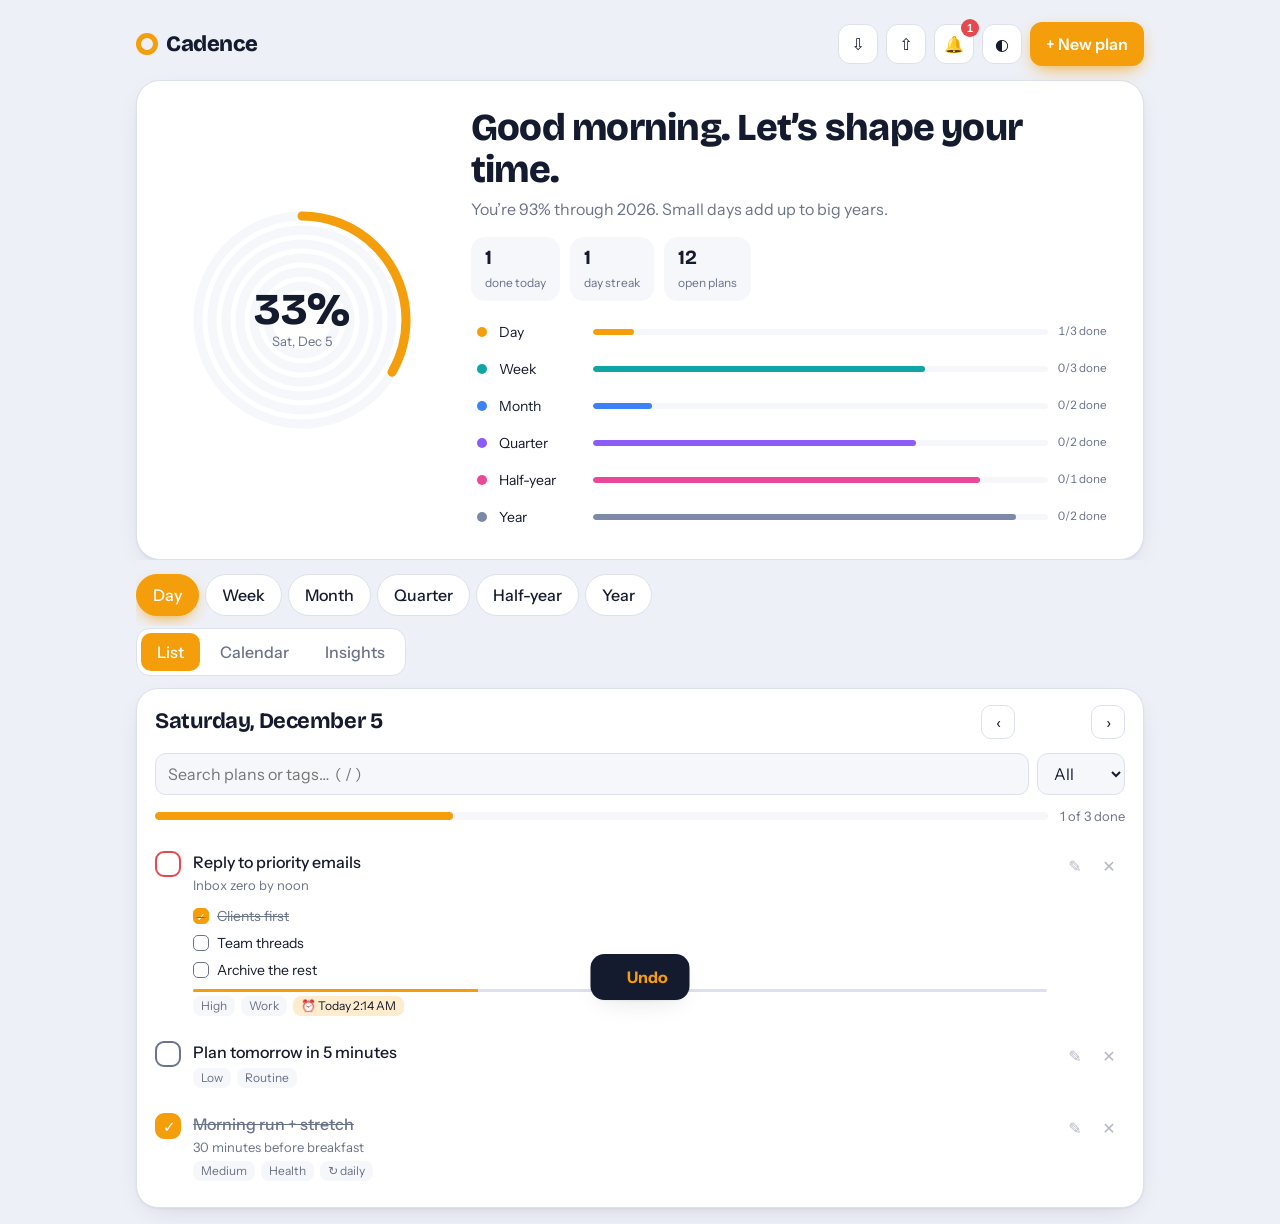
<file: public/assets/aistudio/index_5581d5ba.html>
<!DOCTYPE html>
<html lang="en">
<head>
<meta charset="utf-8">
<title>Cadence — plan every horizon</title>
<meta name="viewport" content="width=device-width, initial-scale=1, viewport-fit=cover">
<link rel="stylesheet" href="https://fonts.googleapis.com/css2?family=Bricolage+Grotesque:wght@500;700;800&family=Instrument+Sans:wght@400;500;600&display=swap">
<style>
:root{--bg:#EDF0F7;--surf:#fff;--surf2:#F5F7FB;--ink:#151B2E;--mute:#6A7389;--line:#DCE1ED;--acc:#F59E0B;--shadow:0 1px 2px rgba(21,27,46,.06),0 8px 28px -12px rgba(21,27,46,.18);color-scheme:light;box-sizing:border-box;padding-top:env(safe-area-inset-top,0px);padding-bottom:env(safe-area-inset-bottom,0px)}
@media (prefers-color-scheme:dark){:root:not([data-theme="light"]){--bg:#0D1120;--surf:#171C31;--surf2:#1E2440;--ink:#EEF1FA;--mute:#98A1BC;--line:#2A3150;--shadow:0 1px 2px rgba(0,0,0,.4),0 10px 30px -12px rgba(0,0,0,.6);color-scheme:dark}}
:root[data-theme="dark"]{--bg:#0D1120;--surf:#171C31;--surf2:#1E2440;--ink:#EEF1FA;--mute:#98A1BC;--line:#2A3150;--shadow:0 1px 2px rgba(0,0,0,.4),0 10px 30px -12px rgba(0,0,0,.6);color-scheme:dark}
*{box-sizing:border-box}html{height:100%;scroll-padding-top:env(safe-area-inset-top,0px)}
body{margin:0;min-height:100%;background:var(--bg);color:var(--ink);font:400 16px/1.5 "Instrument Sans",system-ui,sans-serif;transition:background .4s}
body::before{content:"";position:fixed;inset:0 0 auto;height:env(safe-area-inset-top,0px);background:var(--bg);z-index:30}
h1,h2,h3,.disp{font-family:"Bricolage Grotesque","Instrument Sans",system-ui,sans-serif;letter-spacing:-.02em;margin:0}
button,input,select,textarea{font:inherit;color:inherit}
button{cursor:pointer}
:focus-visible{outline:2px solid var(--acc);outline-offset:2px}
.wrap{max-width:1040px;margin:0 auto;padding:16px}
header{display:flex;align-items:center;gap:8px;padding:6px 0 14px}
.logo{font-weight:800;font-size:22px;display:flex;align-items:center;gap:8px;margin-right:auto}
.logo i{width:22px;height:22px;border-radius:50%;border:5px solid var(--acc);display:inline-block;transition:border-color .4s}
.ib{width:40px;height:40px;border-radius:12px;border:1px solid var(--line);background:var(--surf);display:grid;place-items:center;font-size:16px}
.ib:hover{background:var(--surf2)}
.btn{background:var(--acc);color:#fff;border:0;border-radius:12px;padding:10px 16px;font-weight:600;box-shadow:0 6px 18px -6px var(--acc);transition:transform .15s,background .4s}
.btn:active{transform:scale(.96)}
.btn.ghost{background:transparent;color:var(--ink);border:1px solid var(--line);box-shadow:none}
.hero{display:grid;gap:20px;background:var(--surf);border:1px solid var(--line);border-radius:24px;padding:20px;box-shadow:var(--shadow)}
@media(min-width:760px){.hero{grid-template-columns:270px 1fr;align-items:center;padding:26px 30px;gap:34px}}
.rings{position:relative;width:240px;max-width:100%;margin:0 auto}
.rings svg{width:100%;display:block;transform:rotate(-90deg)}
.rings circle{fill:none;stroke-width:9;stroke-linecap:round}
.rings .tr{stroke:var(--surf2)}
.rings .pg{transition:stroke-dashoffset 1.6s cubic-bezier(.2,.8,.2,1)}
.mid{position:absolute;inset:0;display:grid;place-content:center;text-align:center}
.mid b{font:800 44px/1 "Bricolage Grotesque",sans-serif}.mid span{color:var(--mute);font-size:13px}
.hero h1{font-size:clamp(26px,4.5vw,38px);line-height:1.1;font-weight:800}
.sub{color:var(--mute);margin:6px 0 16px}
.stats{display:flex;gap:10px;flex-wrap:wrap;margin-bottom:16px}
.stat{background:var(--surf2);border-radius:14px;padding:8px 14px}.stat b{font:700 20px "Bricolage Grotesque",sans-serif;display:block;line-height:1.2}.stat span{font-size:12px;color:var(--mute)}
.leg{display:grid;gap:6px}
.lg{display:grid;grid-template-columns:12px 84px 1fr auto;gap:10px;align-items:center;border:0;background:none;text-align:left;padding:5px 6px;border-radius:10px;font-size:14px}
.lg:hover{background:var(--surf2)}
.lg i{width:10px;height:10px;border-radius:50%}
.bar{height:6px;border-radius:9px;background:var(--surf2);overflow:hidden}.bar u{display:block;height:100%;border-radius:9px;transition:width .8s}
.lg small{color:var(--mute);font-variant-numeric:tabular-nums}
.tabs{position:sticky;top:env(safe-area-inset-top,0px);z-index:20;display:flex;gap:6px;overflow-x:auto;padding:14px 0 10px;background:var(--bg);scrollbar-width:none}
.tabs::-webkit-scrollbar{display:none}
.tab{flex:none;border:1px solid var(--line);background:var(--surf);border-radius:999px;padding:8px 16px;font-weight:500;transition:all .25s}
.tab[aria-selected=true]{background:var(--c);border-color:var(--c);color:#fff;box-shadow:0 6px 16px -6px var(--c)}
.panel{background:var(--surf);border:1px solid var(--line);border-radius:22px;box-shadow:var(--shadow);overflow:hidden}
.ph{display:flex;align-items:center;gap:8px;padding:16px 18px 6px;flex-wrap:wrap}
.ph h2{font-size:22px;font-weight:700;margin-right:auto}
.pn{display:flex;gap:6px}
.pn .ib{width:34px;height:34px;border-radius:10px}
.tools{display:flex;gap:8px;padding:8px 18px 12px;flex-wrap:wrap}
.tools input,.tools select{background:var(--surf2);border:1px solid var(--line);border-radius:11px;padding:8px 12px;min-width:0}
.tools input{flex:1;min-width:140px}
.pb{margin:0 18px 8px;display:flex;align-items:center;gap:12px;font-size:13px;color:var(--mute)}.pb .bar{flex:1;height:8px}
.roll{margin:0 18px 8px;padding:10px 14px;border-radius:12px;background:var(--surf2);display:flex;gap:10px;align-items:center;justify-content:space-between;font-size:14px}
ul{list-style:none;margin:0;padding:4px 10px 14px}
.t{display:grid;grid-template-columns:auto 1fr auto;gap:12px;align-items:start;padding:12px 8px;border-radius:14px;animation:in .4s both}
.t:hover{background:var(--surf2)}
@keyframes in{from{opacity:0;transform:translateY(8px)}}
.ck{width:26px;height:26px;border-radius:9px;border:2px solid var(--pc);background:none;display:grid;place-items:center;color:#fff;font-size:15px;transition:all .25s;margin-top:1px}
.done .ck{background:var(--pc)}
.tt{font-weight:500;cursor:pointer;word-break:break-word}
.done .tt{text-decoration:line-through;color:var(--mute)}
.meta{display:flex;gap:6px;flex-wrap:wrap;margin-top:4px;font-size:12px;color:var(--mute)}
.chip{background:var(--surf2);border-radius:8px;padding:1px 8px}.chip.od{background:#E5484D22;color:#E5484D}
.nt{font-size:13px;color:var(--mute);margin-top:2px}
.act{display:flex;gap:2px;opacity:.5}.t:hover .act,.t:focus-within .act{opacity:1}
.act button{border:0;background:none;width:32px;height:32px;border-radius:9px;color:var(--mute)}.act button:hover{background:var(--line);color:var(--ink)}
.empty{text-align:center;padding:38px 20px;color:var(--mute)}.empty b{display:block;color:var(--ink);font:700 20px "Bricolage Grotesque",sans-serif;margin-bottom:4px}
dialog{border:1px solid var(--line);border-radius:22px;background:var(--surf);color:var(--ink);padding:22px;width:min(460px,calc(100vw - 24px));box-shadow:0 30px 80px -20px rgba(0,0,0,.5)}
dialog::backdrop{background:rgba(10,14,30,.5);backdrop-filter:blur(4px)}
dialog[open]{animation:pop .3s cubic-bezier(.2,.9,.3,1.2)}
@keyframes pop{from{opacity:0;transform:scale(.94) translateY(10px)}}
label{display:block;font-size:13px;font-weight:600;margin:12px 0 4px}
dialog input,dialog select,dialog textarea{width:100%;background:var(--surf2);border:1px solid var(--line);border-radius:11px;padding:10px 12px}
.row{display:grid;grid-template-columns:1fr 1fr;gap:10px}
.seg{display:flex;gap:6px}.seg button{flex:1;border:1px solid var(--line);background:var(--surf2);border-radius:10px;padding:8px}
.seg button[aria-pressed=true]{background:var(--ink);color:var(--bg);border-color:var(--ink)}
.fa{display:flex;gap:8px;justify-content:flex-end;margin-top:18px}
#toast{position:fixed;left:50%;bottom:calc(20px + env(safe-area-inset-bottom,0px));transform:translate(-50%,120px);background:var(--ink);color:var(--bg);padding:10px 16px;border-radius:14px;display:flex;gap:14px;align-items:center;transition:transform .35s;z-index:50;box-shadow:var(--shadow)}
#toast.on{transform:translate(-50%,0)}#toast button{background:none;border:0;font-weight:700;color:var(--acc)}
.fab{position:fixed;right:18px;bottom:calc(18px + env(safe-area-inset-bottom,0px));width:56px;height:56px;border-radius:50%;font-size:28px;padding:0;z-index:25}
@media(min-width:760px){.fab{display:none}}
.sp{position:fixed;width:8px;height:8px;border-radius:2px;pointer-events:none;z-index:60}
dialog{max-height:calc(100dvh - 24px);overflow:auto}
.ib{position:relative}.bd{position:absolute;top:-6px;right:-6px;background:#E5484D;color:#fff;font:600 11px sans-serif;border-radius:99px;min-width:18px;height:18px;display:grid;place-items:center;padding:0 4px;animation:pop .4s}
.vs{display:flex;gap:4px;background:var(--surf);border:1px solid var(--line);border-radius:14px;padding:4px;margin:2px 0 12px;width:max-content;max-width:100%}.vs button{border:0;background:none;border-radius:10px;padding:7px 16px;font-weight:500;color:var(--mute);transition:all .25s}.vs button[aria-pressed=true]{background:var(--acc);color:#fff}
.panel:not([data-v=list]) :is(.tools,.pb,#rollw,#list){display:none}.panel[data-v=ins] .pn{display:none}
.cal{display:grid;grid-template-columns:repeat(7,1fr);gap:4px;padding:6px 12px 10px}.wd{text-align:center;font-size:12px;color:var(--mute);padding:4px 0}
.cd{min-height:58px;border:1px solid var(--line);background:var(--surf2);border-radius:12px;padding:6px;display:flex;flex-direction:column;align-items:flex-start;justify-content:space-between;text-align:left;transition:transform .15s,border-color .15s}.cd:hover{transform:translateY(-2px);border-color:var(--acc)}.cd.o{opacity:.4}.cd.td{background:var(--acc);color:#fff;border-color:transparent}.cd b{font-size:13px}
.dots{display:flex;gap:3px;flex-wrap:wrap;align-items:center}.dots i{width:7px;height:7px;border-radius:50%;background:var(--c)}.dots i.d{background:none;border:1.5px solid var(--c)}.cd.td .dots i{box-shadow:0 0 0 1.5px #fff}.dots small{font-size:10px}
.chips{display:flex;gap:6px;flex-wrap:wrap;margin-top:8px}.chips button{border:1px solid var(--line);background:var(--surf2);border-radius:999px;padding:4px 11px;font-size:13px}.chips button:hover{border-color:var(--acc)}
.ds{display:flex;justify-content:space-between;align-items:center;background:var(--surf2);border-radius:10px;padding:6px 10px;margin-bottom:6px}.ds button{border:0;background:none;color:var(--mute)}
.subs{margin-top:8px;display:grid;gap:2px}.sb{display:flex;gap:8px;align-items:center;border:0;background:none;text-align:left;padding:2px 0;font-size:14px;color:var(--ink)}.sb i{width:16px;height:16px;flex:none;border-radius:5px;border:1.5px solid var(--mute);display:grid;place-items:center;font-size:11px;font-style:normal}.sb.on{color:var(--mute);text-decoration:line-through}.sb.on i{background:var(--acc);border-color:var(--acc);color:#fff}.sbar{height:3px;background:var(--line);border-radius:3px;margin-top:4px;overflow:hidden}.sbar u{display:block;height:100%;background:var(--acc);transition:width .4s}
.chip.rm{background:color-mix(in srgb,var(--acc) 20%,transparent);color:var(--ink)}
.ins{padding:6px 18px 20px}.ins h3{font-size:16px;margin:22px 0 8px}.kp{display:grid;grid-template-columns:repeat(auto-fit,minmax(110px,1fr));gap:10px}.hb{display:grid;grid-template-columns:76px 1fr 44px;gap:10px;align-items:center;font-size:14px;margin:6px 0}.hb small{color:var(--mute)}.ch{width:100%;max-width:560px}.gb{transform-box:fill-box;transform-origin:bottom;animation:gr .8s both cubic-bezier(.2,.8,.2,1)}@keyframes gr{from{transform:scaleY(0)}}
.rp{position:fixed;top:0;right:0;bottom:0;width:min(390px,100vw);background:var(--surf);border-left:1px solid var(--line);z-index:60;padding:calc(18px + env(safe-area-inset-top,0px)) 18px 18px;transform:translateX(105%);transition:transform .45s cubic-bezier(.2,.8,.2,1);overflow:auto;box-shadow:var(--shadow)}.rp.on{transform:none}
.rh{display:flex;justify-content:space-between;align-items:center;margin-bottom:12px}.perm{background:var(--surf2);border-radius:14px;padding:12px;display:grid;gap:8px;font-size:14px}.perm small,.ri small{color:var(--mute);font-size:12px}.rp h4{margin:18px 0 8px;font-size:14px;color:var(--mute)}
.ri{display:flex;justify-content:space-between;gap:8px;align-items:center;padding:10px;border-radius:14px;border:1px solid var(--line);margin-bottom:8px}.ri small{display:block}.ri.ms{border-color:#E5484D}.ri>div:first-child{cursor:pointer;min-width:0}.ri button{border:0;background:var(--surf2);border-radius:8px;padding:4px 8px;margin-left:4px;font-size:12px}
#alerts{position:fixed;top:calc(12px + env(safe-area-inset-top,0px));right:12px;left:12px;max-width:380px;margin-left:auto;display:grid;gap:10px;z-index:70}
.al{background:color-mix(in srgb,var(--surf) 88%,transparent);backdrop-filter:blur(18px);border:1px solid var(--line);border-left:5px solid var(--pc);border-radius:18px;padding:14px;box-shadow:0 24px 50px -15px rgba(0,0,0,.5);animation:sl .55s cubic-bezier(.2,.9,.3,1.2)}@keyframes sl{from{opacity:0;transform:translateX(70px) scale(.95)}}
.ah{display:flex;gap:10px;align-items:center}.ah small{display:block;color:var(--mute)}.bl{font-size:24px;display:inline-block;animation:wg 1s .3s 2}@keyframes wg{0%,100%{transform:rotate(0)}20%{transform:rotate(-18deg)}40%{transform:rotate(16deg)}60%{transform:rotate(-10deg)}80%{transform:rotate(6deg)}}
.al p{margin:8px 0 0;font-size:14px;color:var(--mute)}.bs{display:flex;gap:6px;flex-wrap:wrap;margin-top:10px}.bs button{border:1px solid var(--line);background:var(--surf2);border-radius:999px;padding:5px 12px;font-size:13px}.bs .pr{background:var(--acc);color:#fff;border-color:transparent}
@media(prefers-reduced-motion:reduce){*{animation:none!important;transition:none!important}}
</style>
</head>
<body>
<div class="wrap">
<header>
  <div class="logo disp"><i></i>Cadence</div>
  <button class="ib" id="exp" title="Export backup" aria-label="Export backup">⇩</button>
  <button class="ib" id="imp" title="Import backup" aria-label="Import backup">⇧</button>
  <button class="ib" id="bell" title="Reminders" aria-label="Reminders">🔔</button>
  <button class="ib" id="thm" title="Toggle theme" aria-label="Toggle theme">◐</button>
  <button class="btn" id="add">+ New plan</button>
</header>

<section class="hero" aria-label="Progress overview">
  <div class="rings"><svg viewBox="0 0 240 240" id="svg"></svg><div class="mid"><b id="dn"></b><span id="dm"></span></div></div>
  <div>
    <h1 id="greet"></h1>
    <p class="sub" id="gs"></p>
    <div class="stats">
      <div class="stat"><b id="s1">0</b><span>done today</span></div>
      <div class="stat"><b id="s2">0</b><span>day streak</span></div>
      <div class="stat"><b id="s3">0</b><span>open plans</span></div>
    </div>
    <div class="leg" id="leg"></div>
  </div>
</section>

<nav class="tabs" id="tabs" role="tablist" aria-label="Planning horizon"></nav>

<div class="vs" id="vs"><button data-v="list" aria-pressed="true">List</button><button data-v="cal">Calendar</button><button data-v="ins">Insights</button></div>
<section class="panel">
  <div class="ph"><h2 id="pl"></h2>
    <div class="pn"><button class="ib" id="pv" aria-label="Previous period">‹</button><button class="ib" id="tdy" style="width:auto;padding:0 12px;font-size:14px">Today</button><button class="ib" id="nx" aria-label="Next period">›</button></div>
  </div>
  <div class="tools">
    <input id="q" type="search" placeholder="Search plans or tags…  ( / )" aria-label="Search">
    <select id="fs" aria-label="Filter"><option value="all">All</option><option value="open">Open</option><option value="done">Done</option></select>
  </div>
  <div class="pb"><div class="bar"><u id="pbu" style="background:var(--acc);width:0"></u></div><span id="pbt"></span></div>
  <div id="rollw"></div>
  <ul id="list"></ul>
  <div id="alt"></div>
</section>
</div>
<button class="btn fab" id="fab" aria-label="New plan">+</button>

<dialog id="dlg">
  <h3 id="dt" style="font-size:22px"></h3>
  <label for="f-t">What’s the plan?</label>
  <input id="f-t" maxlength="140" placeholder="e.g. Finish the launch checklist">
  <div class="row">
    <div><label for="f-h">Horizon</label><select id="f-h"></select></div>
    <div><label for="f-d">Date in period</label><input type="date" id="f-d"></div>
  </div>
  <label>Priority</label>
  <div class="seg" id="f-p"><button type="button" data-p="1">Low</button><button type="button" data-p="2">Medium</button><button type="button" data-p="3">High</button></div>
  <label for="f-g">Tag</label>
  <input id="f-g" maxlength="24" placeholder="Work, Health, Money…" list="tags">
  <datalist id="tags"></datalist>
  <div class="row"><div><label for="f-r">Repeat</label><select id="f-r"><option value="none">Never</option><option value="daily">Daily</option><option value="weekly">Weekly</option><option value="monthly">Monthly</option><option value="yearly">Yearly</option></select></div><div><label for="f-rm">Remind me</label><input type="datetime-local" id="f-rm"></div></div>
  <div class="chips" id="rq"><button type="button" data-q="1h">In 1 hour</button><button type="button" data-q="eve">This evening</button><button type="button" data-q="tom">Tomorrow 9:00</button><button type="button" data-q="clr">Clear</button></div>
  <label for="f-s">Subtasks</label><div id="subs"></div><input id="f-s" placeholder="Add a subtask, press Enter">
  <label for="f-n">Notes</label>
  <textarea id="f-n" rows="3" placeholder="Details, links, next steps"></textarea>
  <div class="fa"><button class="btn ghost" id="cx" type="button">Cancel</button><button class="btn" id="sv" type="button">Save plan</button></div>
</dialog>
<aside id="rp" class="rp" aria-label="Reminders"></aside><div id="alerts" aria-live="assertive"></div>
<div id="toast" role="status"><span id="tm"></span><button id="tu">Undo</button></div>
<input type="file" id="file" accept="application/json" hidden>

<script>
const H=[{k:'day',n:'Day',c:'#F59E0B',m:0},{k:'week',n:'Week',c:'#0EA5A4',m:0},{k:'month',n:'Month',c:'#3B82F6',m:1},{k:'quarter',n:'Quarter',c:'#8B5CF6',m:3},{k:'half',n:'Half-year',c:'#EC4899',m:6},{k:'year',n:'Year',c:'#7C8AA8',m:12}];
const PC={1:'#6A7389',2:'#F59E0B',3:'#E5484D'},PN={1:'Low',2:'Medium',3:'High'};
const $=s=>document.querySelector(s);
const addD=(d,k)=>new Date(d.getFullYear(),d.getMonth(),d.getDate()+k);
const day0=d=>new Date(d.getFullYear(),d.getMonth(),d.getDate());
const iso=d=>d.getFullYear()+'-'+String(d.getMonth()+1).padStart(2,'0')+'-'+String(d.getDate()).padStart(2,'0');
const parse=s=>{const[a,b,c]=s.split('-');return new Date(+a,+b-1,+c)};
const esc=s=>String(s??'').replace(/[&<>"']/g,c=>({'&':'&amp;','<':'&lt;','>':'&gt;','"':'&quot;',"'":'&#39;'}[c]));
const hOf=k=>H.find(h=>h.k===k);
function range(k,d){d=day0(d);if(k==='day')return[d,addD(d,1)];
  if(k==='week'){const s=addD(d,-((d.getDay()+6)%7));return[s,addD(s,7)]}
  const n=hOf(k).m,m=Math.floor(d.getMonth()/n)*n;return[new Date(d.getFullYear(),m,1),new Date(d.getFullYear(),m+n,1)]}
function shift(k,d,s){if(k==='day')return addD(d,s);if(k==='week')return addD(d,7*s);const[a]=range(k,d);return new Date(a.getFullYear(),a.getMonth()+hOf(k).m*s,1)}
function label(k,d){const[s,e]=range(k,d),L=(x,o)=>x.toLocaleDateString(undefined,o);
  if(k==='day')return L(s,{weekday:'long',month:'long',day:'numeric'});
  if(k==='week')return L(s,{month:'short',day:'numeric'})+' – '+L(addD(e,-1),{month:'short',day:'numeric'});
  if(k==='month')return L(s,{month:'long',year:'numeric'});
  if(k==='quarter')return 'Q'+(s.getMonth()/3+1)+' '+s.getFullYear();
  if(k==='half')return 'H'+(s.getMonth()/6+1)+' '+s.getFullYear();return String(s.getFullYear())}
const inP=(t,k,d)=>{if(t.h!==k)return false;const[s,e]=range(k,d),x=parse(t.date);return x>=s&&x<e};
const elapsed=k=>{const[s,e]=range(k,new Date());return Math.min(1,Math.max(0,(new Date()-s)/(e-s)))};

let tasks=[],pref={theme:''},view={h:'day',a:new Date()},editing=null,undo=null,pri=2,first=true;
const KEY='cadence.v1';
function load(){try{const r=JSON.parse(localStorage.getItem(KEY)||'null');if(r){tasks=r.tasks||[];pref=r.pref||pref;return}}catch(e){}
  const T=new Date(),mk=(t,h,p,g,n,done)=>({id:Math.random().toString(36).slice(2,9),t,h,date:iso(T),p,g,n,done:!!done,doneAt:done?iso(T):null});
  tasks=[mk('Morning run + stretch','day',2,'Health','30 minutes before breakfast',1),mk('Reply to priority emails','day',3,'Work','Inbox zero by noon'),mk('Plan tomorrow in 5 minutes','day',1,'Routine',''),
  mk('Ship the weekly report','week',3,'Work','Draft Wednesday, send Friday'),mk('Meal-prep for 4 days','week',2,'Health',''),mk('Call family','week',1,'Life',''),
  mk('Review monthly budget','month',2,'Money','Tag recurring subscriptions'),mk('Read two books','month',1,'Growth',''),
  mk('Launch v2 of the side project','quarter',3,'Work','Beta by week 6'),mk('Build a 3-month emergency fund','quarter',2,'Money',''),
  mk('Run a half marathon','half',3,'Health','Training plan starts in 8 weeks'),mk('Take a real vacation','year',2,'Life','Book flights early'),mk('Learn a new language to B1','year',2,'Growth','')];const sid=()=>Math.random().toString(36).slice(2,9);tasks[0].rep='daily';tasks[1].sub=[{id:sid(),t:'Clients first',d:true},{id:sid(),t:'Team threads',d:false},{id:sid(),t:'Archive the rest',d:false}];tasks[1].rem=ldt(new Date(Date.now()+12e4));tasks[3].rep='weekly';tasks[3].sub=[{id:sid(),t:'Pull the numbers',d:false},{id:sid(),t:'Write highlights',d:false}]}
function save(){try{localStorage.setItem(KEY,JSON.stringify({tasks,pref}))}catch(e){}}

function theme(){if(pref.theme)document.documentElement.dataset.theme=pref.theme;else delete document.documentElement.dataset.theme}
function streak(){const s=new Set(tasks.filter(t=>t.doneAt).map(t=>t.doneAt));let d=day0(new Date()),n=0;if(!s.has(iso(d)))d=addD(d,-1);while(s.has(iso(d))){n++;d=addD(d,-1)}return n}

function drawRings(){const svg=$('#svg'),R=[104,90,76,62,48,34],now=new Date();let h='',i=0;
  const cur=H.map(x=>{const l=tasks.filter(t=>inP(t,x.k,now));return{x,d:l.filter(t=>t.done).length,n:l.length}});
  if(!svg.children.length){cur.forEach((c,i)=>{const C=2*Math.PI*R[i];h+=`<circle class="tr" cx="120" cy="120" r="${R[i]}"/><circle class="pg" data-i="${i}" cx="120" cy="120" r="${R[i]}" stroke="${c.x.c}" stroke-dasharray="${C}" stroke-dashoffset="${C}"/>`});svg.innerHTML=h}
  requestAnimationFrame(()=>requestAnimationFrame(()=>svg.querySelectorAll('.pg').forEach((p,i)=>{const C=2*Math.PI*R[i],c=cur[i];p.style.strokeDashoffset=C*(1-(c.n?c.d/c.n:0))})));
  $('#leg').innerHTML=cur.map(c=>`<button class="lg" data-h="${c.x.k}" title="Go to ${c.x.n}"><i style="background:${c.x.c}"></i><span>${c.x.n}</span><div class="bar"><u style="background:${c.x.c};width:${Math.round(elapsed(c.x.k)*100)}%"></u></div><small>${c.d}/${c.n} done</small></button>`).join('');
  const td=tasks.filter(t=>inP(t,'day',now));$('#dn').textContent=td.length?Math.round(td.filter(t=>t.done).length/td.length*100)+'%':'—';
  $('#dm').textContent=now.toLocaleDateString(undefined,{weekday:'short',month:'short',day:'numeric'});
  $('#s1').textContent=tasks.filter(t=>t.doneAt===iso(now)).length;$('#s2').textContent=streak();$('#s3').textContent=tasks.filter(t=>!t.done).length;
  const hr=now.getHours();$('#greet').textContent=(hr<12?'Good morning':hr<18?'Good afternoon':'Good evening')+'. Let’s shape your time.';
  const ye=Math.round(elapsed('year')*100);$('#gs').textContent=`You’re ${ye}% through ${now.getFullYear()}. Small days add up to big years.`}

function drawTabs(){const el=$('#tabs');el.innerHTML=H.map(x=>`<button class="tab" role="tab" style="--c:${x.c}" aria-selected="${x.k===view.h}" data-h="${x.k}">${x.n}</button>`).join('');
  document.documentElement.style.setProperty('--acc',hOf(view.h).c)}

function drawList(){const x=hOf(view.h),q=$('#q').value.trim().toLowerCase(),f=$('#fs').value,td=day0(new Date());
  $('#pl').textContent=label(view.h,view.a);
  const all=tasks.filter(t=>inP(t,view.h,view.a)),d=all.filter(t=>t.done).length;
  $('#pbu').style.width=(all.length?d/all.length*100:0)+'%';$('#pbt').textContent=all.length?`${d} of ${all.length} done`:'No plans yet';
  let l=all.filter(t=>(f==='all'||(f==='done')===t.done)&&(!q||(t.t+' '+(t.g||'')+' '+(t.n||'')).toLowerCase().includes(q)));
  l.sort((a,b)=>a.done-b.done||b.p-a.p);
  const[cs]=range(view.h,new Date()),[vs]=range(view.h,view.a),prev=tasks.filter(t=>!t.done&&inP(t,view.h,shift(view.h,view.a,-1)));
  $('#rollw').innerHTML=(+cs===+vs&&prev.length)?`<div class="roll"><span>${prev.length} unfinished from last ${x.n.toLowerCase()}</span><button class="btn ghost" id="roll" style="padding:6px 12px">Roll over</button></div>`:'';
  $('#list').innerHTML=l.length?l.map((t,i)=>{const od=!t.done&&range(t.h,parse(t.date))[1]<=td;
    return`<li class="t ${t.done?'done':''}" data-id="${t.id}" style="--pc:${PC[t.p]};animation-delay:${Math.min(i,10)*30}ms">
    <button class="ck" aria-label="${t.done?'Mark open':'Mark done'}" data-a="tg">${t.done?'✓':''}</button>
    <div><div class="tt" data-a="ed">${esc(t.t)}</div>${t.n?`<div class="nt">${esc(t.n)}</div>`:''}${t.sub&&t.sub.length?`<div class="subs">${t.sub.map(s=>`<button class="sb ${s.d?'on':''}" data-a="sg" data-s="${s.id}"><i>${s.d?'✓':''}</i>${esc(s.t)}</button>`).join('')}<div class="sbar"><u style="width:${t.sub.filter(s=>s.d).length/t.sub.length*100}%"></u></div></div>`:''}
    <div class="meta"><span class="chip">${PN[t.p]}</span>${t.g?`<span class="chip">${esc(t.g)}</span>`:''}${od?'<span class="chip od">Overdue</span>':''}${t.rep&&t.rep!=='none'?`<span class="chip">↻ ${t.rep}</span>`:''}${t.rem&&!t.done?`<span class="chip rm">⏰ ${fmtRem(t.rem)}</span>`:''}</div></div>
    <div class="act"><button data-a="ed" aria-label="Edit">✎</button><button data-a="rm" aria-label="Delete">✕</button></div></li>`}).join('')
   :`<li class="empty"><b>${all.length?'Nothing matches':'A clean slate'}</b>${all.length?'Try a different search or filter.':`Add your first ${x.n.toLowerCase()} plan with the + button.`}</li>`;
  $('#tdy').style.visibility=(+vs===+range(view.h,new Date())[0])?'hidden':'visible';
  const tg=[...new Set(tasks.map(t=>t.g).filter(Boolean))];$('#tags').innerHTML=tg.map(g=>`<option value="${esc(g)}">`).join('')}
function draw(){drawTabs();drawList();drawRings();drawAlt();drawBell()}

function openDlg(t){editing=t||null;$('#dt').textContent=t?'Edit plan':'New plan';
  $('#f-h').innerHTML=H.map(x=>`<option value="${x.k}">${x.n}</option>`).join('');
  $('#f-t').value=t?t.t:'';$('#f-h').value=t?t.h:view.h;
  const[s,e]=range(view.h,view.a),n=new Date();$('#f-d').value=t?t.date:iso(n>=s&&n<e?n:s);
  $('#f-g').value=t?t.g||'':'';$('#f-n').value=t?t.n||'':'';setPri(t?t.p:2);$('#f-r').value=t?t.rep||'none':'none';$('#f-rm').value=t?t.rem||'':'';$('#f-s').value='';draft=t&&t.sub?t.sub.map(s=>({...s})):[];drawDraft();$('#dlg').showModal();setTimeout(()=>$('#f-t').focus(),50)}
function setPri(p){pri=p;document.querySelectorAll('#f-p button').forEach(b=>b.setAttribute('aria-pressed',+b.dataset.p===p))}
function saveDlg(){const t=$('#f-t').value.trim();if(!t){$('#f-t').focus();$('#f-t').placeholder='Give your plan a name';return}
  const dr=$('#f-s').value.trim(),o={t,h:$('#f-h').value,date:$('#f-d').value||iso(new Date()),p:pri,g:$('#f-g').value.trim(),n:$('#f-n').value.trim(),sub:draft.concat(dr?[{id:uid(),t:dr,d:false}]:[]),rep:$('#f-r').value,rem:$('#f-rm').value};o.fired=!!(editing&&editing.rem===o.rem&&editing.fired);if(o.rem&&'Notification' in window&&Notification.permission==='default')Notification.requestPermission().then(()=>drawBell());
  if(editing)Object.assign(editing,o);else tasks.push({id:Math.random().toString(36).slice(2,9),done:false,doneAt:null,...o});
  if(o.h!==view.h||!inP({h:o.h,date:o.date},o.h,view.a)){view.h=o.h;view.a=parse(o.date)}
  save();$('#dlg').close();draw();toast(editing?'Plan updated':'Plan added')}
let tmr;function toast(m,fn){$('#tm').textContent=m;undo=fn||null;$('#tu').style.display=fn?'':'none';$('#toast').classList.add('on');clearTimeout(tmr);tmr=setTimeout(()=>$('#toast').classList.remove('on'),4200)}
function burst(el,c){const r=el.getBoundingClientRect();for(let i=0;i<14;i++){const s=document.createElement('i');s.className='sp';s.style.cssText=`left:${r.left+13}px;top:${r.top+13}px;background:${i%2?c:'#fff'}`;document.body.appendChild(s);
  const a=Math.random()*6.28,d=28+Math.random()*40;s.animate([{transform:'translate(0,0) scale(1)',opacity:1},{transform:`translate(${Math.cos(a)*d}px,${Math.sin(a)*d}px) rotate(${Math.random()*360}deg) scale(.3)`,opacity:0}],{duration:650,easing:'cubic-bezier(.2,.8,.2,1)'}).onfinish=()=>s.remove()}}

$('#list').addEventListener('click',e=>{const b=e.target.closest('[data-a]');if(!b)return;const li=b.closest('.t'),t=tasks.find(x=>x.id===li.dataset.id);if(!t)return;
  if(b.dataset.a==='tg'){t.done=!t.done;t.doneAt=t.done?iso(new Date()):null;if(t.done){burst(b,PC[t.p]);spawnNext(t)}save();setTimeout(draw,t.done?250:0)}else if(b.dataset.a==='sg'){const s=t.sub.find(x=>x.id===b.dataset.s);s.d=!s.d;save();draw()}
  else if(b.dataset.a==='ed')openDlg(t);
  else{const i=tasks.indexOf(t);tasks.splice(i,1);save();draw();toast('Plan deleted',()=>{tasks.splice(i,0,t);save();draw()})}});
$('#tu').onclick=()=>{if(undo)undo();$('#toast').classList.remove('on')};
$('#tabs').onclick=e=>{const b=e.target.closest('[data-h]');if(b){view.h=b.dataset.h;view.a=new Date();vmode='list';draw()}};
$('#leg').onclick=e=>{const b=e.target.closest('[data-h]');if(b){view.h=b.dataset.h;view.a=new Date();vmode='list';draw();$('#tabs').scrollIntoView({behavior:'smooth'})}};
$('#pv').onclick=()=>{view.a=shift(vmode==='cal'?'month':view.h,view.a,-1);draw()};$('#nx').onclick=()=>{view.a=shift(vmode==='cal'?'month':view.h,view.a,1);draw()};$('#tdy').onclick=()=>{view.a=new Date();draw()};
$('#rollw').onclick=e=>{if(e.target.id!=='roll')return;const n=new Date(),[s,en]=range(view.h,n),dt=iso(n>=s&&n<en?n:s);const p=tasks.filter(t=>!t.done&&inP(t,view.h,shift(view.h,view.a,-1)));p.forEach(t=>t.date=dt);save();draw();toast(p.length+' plans rolled over')};
['#q','#fs'].forEach(s=>$(s).addEventListener('input',drawList));
$('#add').onclick=$('#fab').onclick=()=>openDlg();$('#cx').onclick=()=>$('#dlg').close();$('#sv').onclick=saveDlg;
$('#f-p').onclick=e=>{const b=e.target.closest('button');if(b)setPri(+b.dataset.p)};
$('#dlg').addEventListener('keydown',e=>{if(e.key==='Enter'&&e.target.tagName==='INPUT'){e.preventDefault();saveDlg()}});
$('#dlg').addEventListener('click',e=>{if(e.target===$('#dlg'))$('#dlg').close()});
$('#thm').onclick=()=>{const dark=document.documentElement.dataset.theme==='dark'||(!pref.theme&&matchMedia('(prefers-color-scheme:dark)').matches);pref.theme=dark?'light':'dark';theme();save()};
$('#exp').onclick=()=>{const a=document.createElement('a');a.href=URL.createObjectURL(new Blob([JSON.stringify({tasks,pref},null,1)],{type:'application/json'}));a.download='cadence-backup-'+iso(new Date())+'.json';a.click();toast('Backup exported')};
$('#imp').onclick=()=>$('#file').click();
$('#file').onchange=e=>{const f=e.target.files[0];if(!f)return;f.text().then(x=>{try{const r=JSON.parse(x);if(!Array.isArray(r.tasks))throw 0;tasks=r.tasks;save();draw();toast('Backup imported')}catch(_){toast('That file isn’t a Cadence backup')}})};
document.addEventListener('keydown',e=>{if(e.target.matches('input,textarea,select')||$('#dlg').open||e.metaKey||e.ctrlKey)return;
  if(e.key==='n'){e.preventDefault();openDlg()}else if(e.key==='/'){e.preventDefault();$('#q').focus()}else if(e.key==='ArrowLeft')$('#pv').click();else if(e.key==='ArrowRight')$('#nx').click()});

let vmode='list',draft=[];
const uid=()=>Math.random().toString(36).slice(2,9);
const ldt=d=>iso(d)+'T'+String(d.getHours()).padStart(2,'0')+':'+String(d.getMinutes()).padStart(2,'0');
function fmtRem(s){const d=new Date(s),dd=Math.round((day0(d)-day0(new Date()))/864e5);return(dd===0?'Today':dd===1?'Tomorrow':dd===-1?'Yesterday':d.toLocaleDateString([],{month:'short',day:'numeric'}))+' '+d.toLocaleTimeString([],{hour:'numeric',minute:'2-digit'})}
function nextDate(d,r){if(r==='daily')return addD(d,1);if(r==='weekly')return addD(d,7);const mo=d.getMonth()+(r==='monthly'?1:12),y=d.getFullYear();return new Date(y,mo,Math.min(d.getDate(),new Date(y,mo+1,0).getDate()))}
function spawnNext(t){if(!t.rep||t.rep==='none'||t.spawned)return;t.spawned=true;const c=parse(t.date),n=nextDate(c,t.rep),x={...t,id:uid(),done:false,doneAt:null,spawned:false,fired:false,date:iso(n),sub:(t.sub||[]).map(s=>({...s,d:false}))};if(t.rem)x.rem=ldt(new Date(new Date(t.rem).getTime()+(n-c)));tasks.push(x);toast('Next '+t.rep+' plan set for '+n.toLocaleDateString([],{month:'short',day:'numeric'}))}
function drawDraft(){$('#subs').innerHTML=draft.map(s=>`<div class="ds"><span>${esc(s.t)}</span><button type="button" data-x="${s.id}" aria-label="Remove subtask">✕</button></div>`).join('')}
$('#subs').onclick=e=>{const b=e.target.closest('[data-x]');if(b){draft=draft.filter(s=>s.id!==b.dataset.x);drawDraft()}};
$('#f-s').addEventListener('keydown',e=>{if(e.key==='Enter'){e.preventDefault();e.stopPropagation();const v=e.target.value.trim();if(v){draft.push({id:uid(),t:v,d:false});e.target.value='';drawDraft()}}});
$('#rq').onclick=e=>{const b=e.target.closest('[data-q]');if(!b)return;const n=new Date(),q=b.dataset.q;let d='';if(q==='1h')d=ldt(new Date(+n+36e5));else if(q==='eve'){const x=new Date(n.getFullYear(),n.getMonth(),n.getDate(),20);if(x<=n)x.setDate(x.getDate()+1);d=ldt(x)}else if(q==='tom')d=ldt(new Date(n.getFullYear(),n.getMonth(),n.getDate()+1,9));$('#f-rm').value=d};
function chime(){try{const A=new(window.AudioContext||window.webkitAudioContext)(),o=(f,t)=>{const x=A.createOscillator(),g=A.createGain(),s=A.currentTime+t;x.frequency.value=f;g.gain.setValueAtTime(0,s);g.gain.linearRampToValueAtTime(.15,s+.02);g.gain.exponentialRampToValueAtTime(.0001,s+.6);x.connect(g);g.connect(A.destination);x.start(s);x.stop(s+.65)};o(784,0);o(1175,.18)}catch(e){}}
function showAlert(t){chime();if('Notification' in window&&Notification.permission==='granted'){try{new Notification('⏰ '+t.t,{body:t.n||'Reminder from Cadence'})}catch(e){}}
 const a=document.createElement('div');a.className='al';a.dataset.id=t.id;a.style.setProperty('--pc',PC[t.p]);
 a.innerHTML=`<div class="ah"><span class="bl">🔔</span><div><b>${esc(t.t)}</b><small>${fmtRem(t.rem)}${t.g?' · '+esc(t.g):''}</small></div></div>${t.n?`<p>${esc(t.n)}</p>`:''}<div class="bs"><button class="pr" data-k="done">Mark done</button><button data-k="10">+10 min</button><button data-k="60">+1 hour</button><button data-k="tom">Tomorrow</button><button data-k="x">Dismiss</button></div>`;$('#alerts').prepend(a)}
$('#alerts').onclick=e=>{const b=e.target.closest('[data-k]');if(!b)return;const a=b.closest('.al'),t=tasks.find(x=>x.id===a.dataset.id),k=b.dataset.k;
 if(t){if(k==='done'){t.done=true;t.doneAt=iso(new Date());spawnNext(t)}else if(k==='tom'){const n=new Date();t.rem=ldt(new Date(n.getFullYear(),n.getMonth(),n.getDate()+1,9));t.fired=false}else if(k!=='x'){t.rem=ldt(new Date(Date.now()+k*6e4));t.fired=false}save()}
 a.style.transition='all .3s';a.style.opacity=0;a.style.transform='translateX(60px)';setTimeout(()=>{a.remove();draw()},300)};
function check(){const n=new Date();let c=0;tasks.forEach(t=>{if(!t.done&&t.rem&&!t.fired&&new Date(t.rem)<=n){t.fired=true;c=1;showAlert(t)}});if(c){save();draw()}}
setInterval(check,5000);document.addEventListener('visibilitychange',check);
function drawBell(){const up=tasks.filter(t=>!t.done&&t.rem),n=up.filter(t=>!t.fired).length,ms=up.filter(t=>t.fired),nx=up.filter(t=>!t.fired).sort((a,b)=>a.rem.localeCompare(b.rem)),perm='Notification' in window?Notification.permission:'unsupported';
 $('#bell').innerHTML='🔔'+(n+ms.length?`<span class="bd">${n+ms.length}</span>`:'');
 const row=t=>`<div class="ri ${t.fired?'ms':''}" data-id="${t.id}"><div><b>${esc(t.t)}</b><small>${t.fired?'Rang · ':''}${fmtRem(t.rem)}</small></div><div><button data-m="10">+10m</button><button data-m="60">+1h</button><button data-m="x" aria-label="Clear reminder">✕</button></div></div>`;
 $('#rp').innerHTML=`<div class="rh"><h3 style="font-size:24px">Reminders</h3><button class="ib" id="rx" aria-label="Close">✕</button></div><div class="perm">${perm==='granted'?'✓ System notifications are on':perm==='denied'?'Notifications are blocked in your browser settings':perm==='unsupported'?'Notifications aren’t supported here':'<button class="btn" id="np">Enable system notifications</button>'}<small>Reminders ring while Cadence is open in a tab. Any you miss appear here when you return.</small></div>${ms.length?`<h4>Needs attention</h4>${ms.map(row).join('')}`:''}<h4>Upcoming</h4>${nx.length?nx.map(row).join(''):'<p class="nt">Nothing scheduled. Add a reminder when you create a plan.</p>'}`}
$('#bell').onclick=()=>$('#rp').classList.toggle('on');
$('#rp').onclick=e=>{if(e.target.closest('#rx')){$('#rp').classList.remove('on');return}if(e.target.closest('#np')){Notification.requestPermission().then(drawBell);return}
 const r=e.target.closest('.ri');if(!r)return;const t=tasks.find(x=>x.id===r.dataset.id),b=e.target.closest('[data-m]');if(!t)return;
 if(!b){$('#rp').classList.remove('on');openDlg(t);return}
 if(b.dataset.m==='x'){t.rem='';t.fired=false}else{t.rem=ldt(new Date(Date.now()+b.dataset.m*6e4));t.fired=false}save();draw()};
function drawAlt(){document.querySelector('.panel').dataset.v=vmode;document.querySelectorAll('#vs button').forEach(b=>b.setAttribute('aria-pressed',b.dataset.v===vmode));$('#tabs').style.display=vmode==='list'?'':'none';const el=$('#alt');
 if(vmode==='list'){el.innerHTML='';return}
 if(vmode==='cal'){$('#pl').textContent=label('month',view.a);$('#tdy').style.visibility='visible';
  const f=new Date(view.a.getFullYear(),view.a.getMonth(),1),s=addD(f,-((f.getDay()+6)%7)),td=iso(new Date());let h=['Mon','Tue','Wed','Thu','Fri','Sat','Sun'].map(w=>`<div class="wd">${w}</div>`).join('');
  for(let i=0;i<42;i++){const c=addD(s,i),k=iso(c),l=tasks.filter(t=>t.date===k);h+=`<button class="cd ${c.getMonth()!==f.getMonth()?'o':''} ${k===td?'td':''}" data-d="${k}" aria-label="${k}, ${l.length} plans"><b>${c.getDate()}</b><div class="dots">${l.slice(0,4).map(t=>`<i class="${t.done?'d':''}" style="--c:${hOf(t.h).c}"></i>`).join('')}${l.length>4?`<small>+${l.length-4}</small>`:''}</div></button>`}
  el.innerHTML=`<div class="cal">${h}</div><p class="nt" style="padding:0 18px 16px">Tap a day to open it. Filled dots are open plans, hollow are done; colors match the horizons.</p>`;return}
 const dn=tasks.filter(t=>t.done),now=day0(new Date()),days=[...Array(14)].map((_,i)=>addD(now,i-13)),cn=days.map(d=>dn.filter(t=>t.doneAt===iso(d)).length),mx=Math.max(3,...cn);
 const od=tasks.filter(t=>!t.done&&range(t.h,parse(t.date))[1]<=now).length,rate=tasks.length?Math.round(dn.length/tasks.length*100):0;
 const bars=cn.map((v,i)=>{const g=v/mx*110;return`<rect class="gb" style="animation-delay:${i*40}ms" x="${i*30+6}" y="${130-g}" width="20" height="${Math.max(g,3)}" rx="6" fill="var(--acc)" opacity="${v?1:.25}"><title>${v} done</title></rect><text x="${i*30+16}" y="148" text-anchor="middle" font-size="10" fill="var(--mute)">${days[i].getDate()}</text>`}).join('');
 const tg={};tasks.forEach(t=>{const g=t.g||'Untagged';(tg[g]=tg[g]||[0,0])[t.done?0:1]++});
 const tb=Object.entries(tg).sort((a,b)=>(b[1][0]+b[1][1])-(a[1][0]+a[1][1])).slice(0,6).map(([g,[d,o]])=>`<div class="hb"><span>${esc(g)}</span><div class="bar"><u style="width:${d/(d+o)*100}%;background:var(--acc)"></u></div><small>${d}/${d+o}</small></div>`).join('');
 const hb=H.map(x=>{const l=tasks.filter(t=>t.h===x.k),d=l.filter(t=>t.done).length;return`<div class="hb"><span>${x.n}</span><div class="bar"><u style="width:${l.length?d/l.length*100:0}%;background:${x.c}"></u></div><small>${d}/${l.length}</small></div>`}).join('');
 $('#pl').textContent='Insights';
 el.innerHTML=`<div class="ins"><div class="kp"><div class="stat"><b>${dn.length}</b><span>completed</span></div><div class="stat"><b>${rate}%</b><span>completion rate</span></div><div class="stat"><b>${od}</b><span>overdue</span></div><div class="stat"><b>${streak()}</b><span>day streak</span></div></div><h3>Completed, last 14 days</h3><svg viewBox="0 0 426 155" class="ch">${bars}</svg><h3>By horizon</h3>${hb}<h3>By tag</h3>${tb||'<p class="nt">Add tags to see them here.</p>'}</div>`}
$('#vs').onclick=e=>{const b=e.target.closest('[data-v]');if(b){vmode=b.dataset.v;draw()}};
$('#alt').onclick=e=>{const b=e.target.closest('[data-d]');if(b){view.h='day';view.a=parse(b.dataset.d);vmode='list';draw()}};
load();theme();draw();check();
</script>
</body>
</html>
</file>
